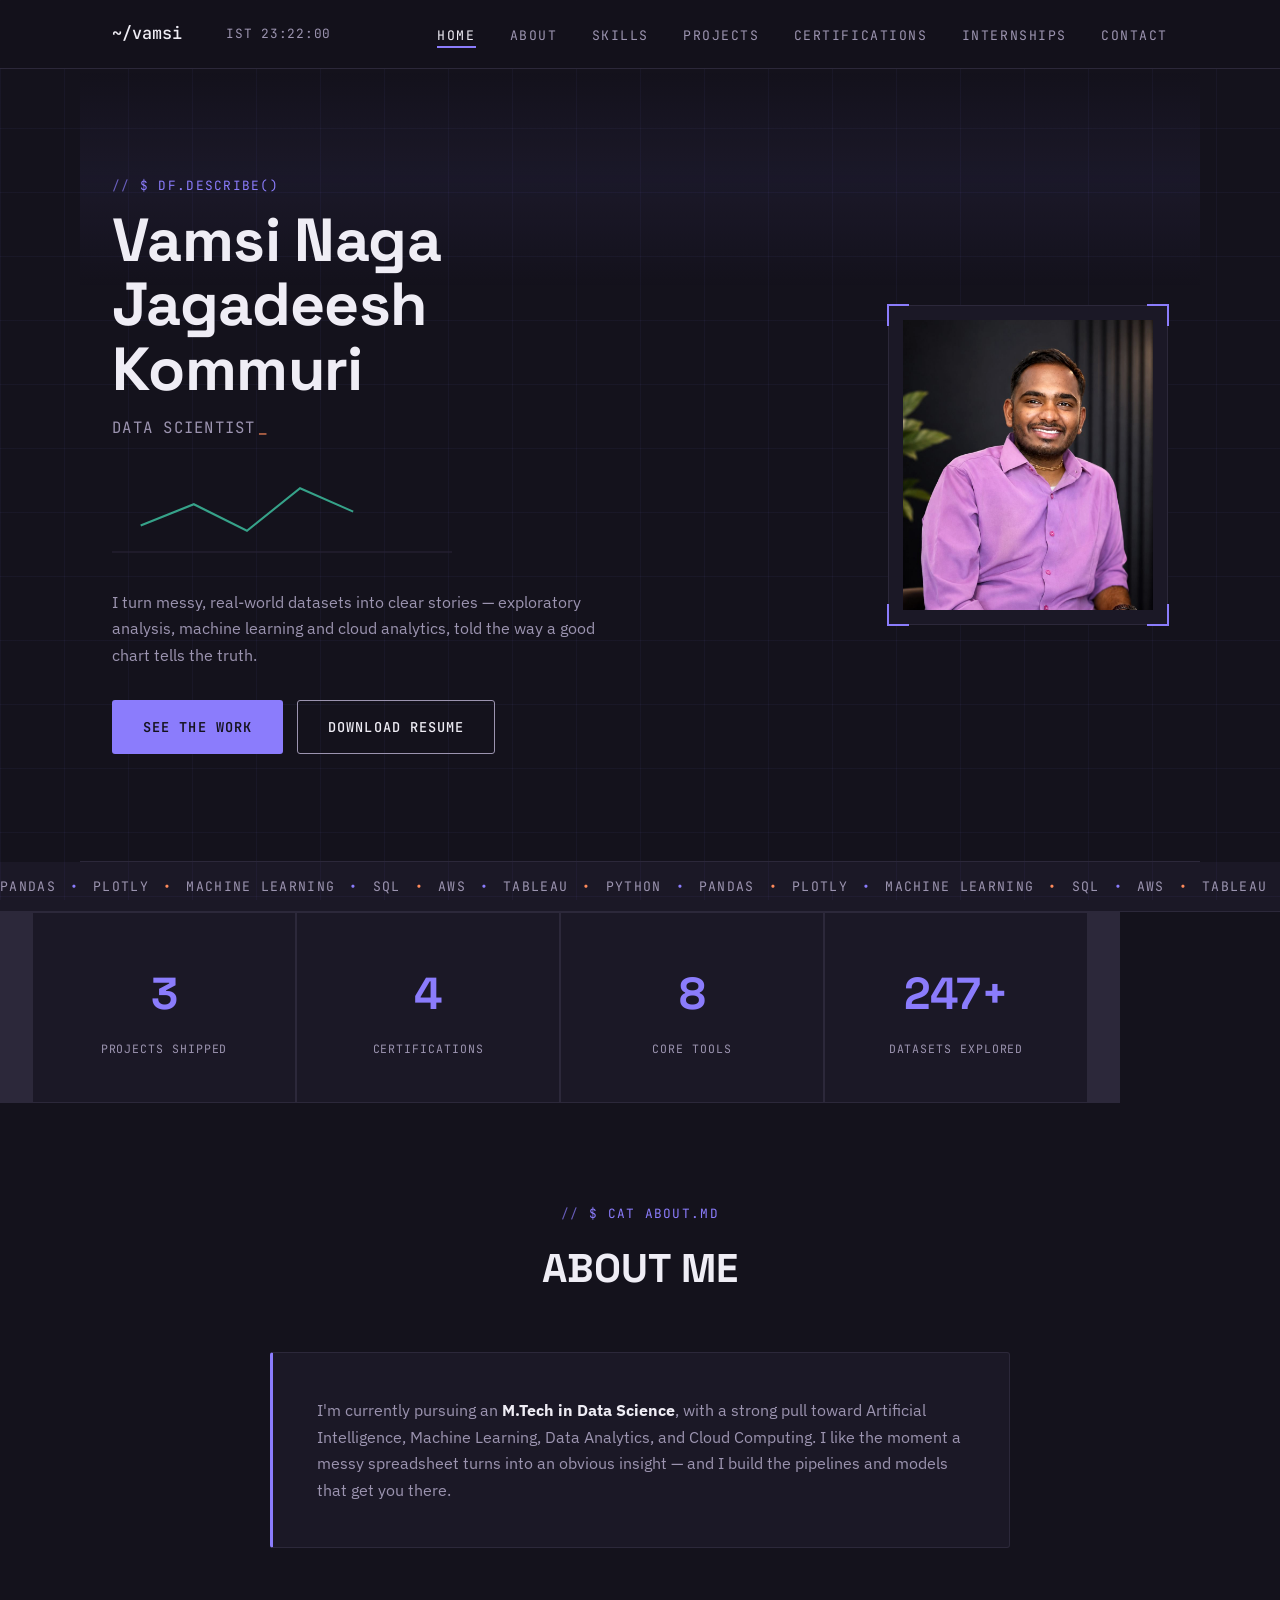
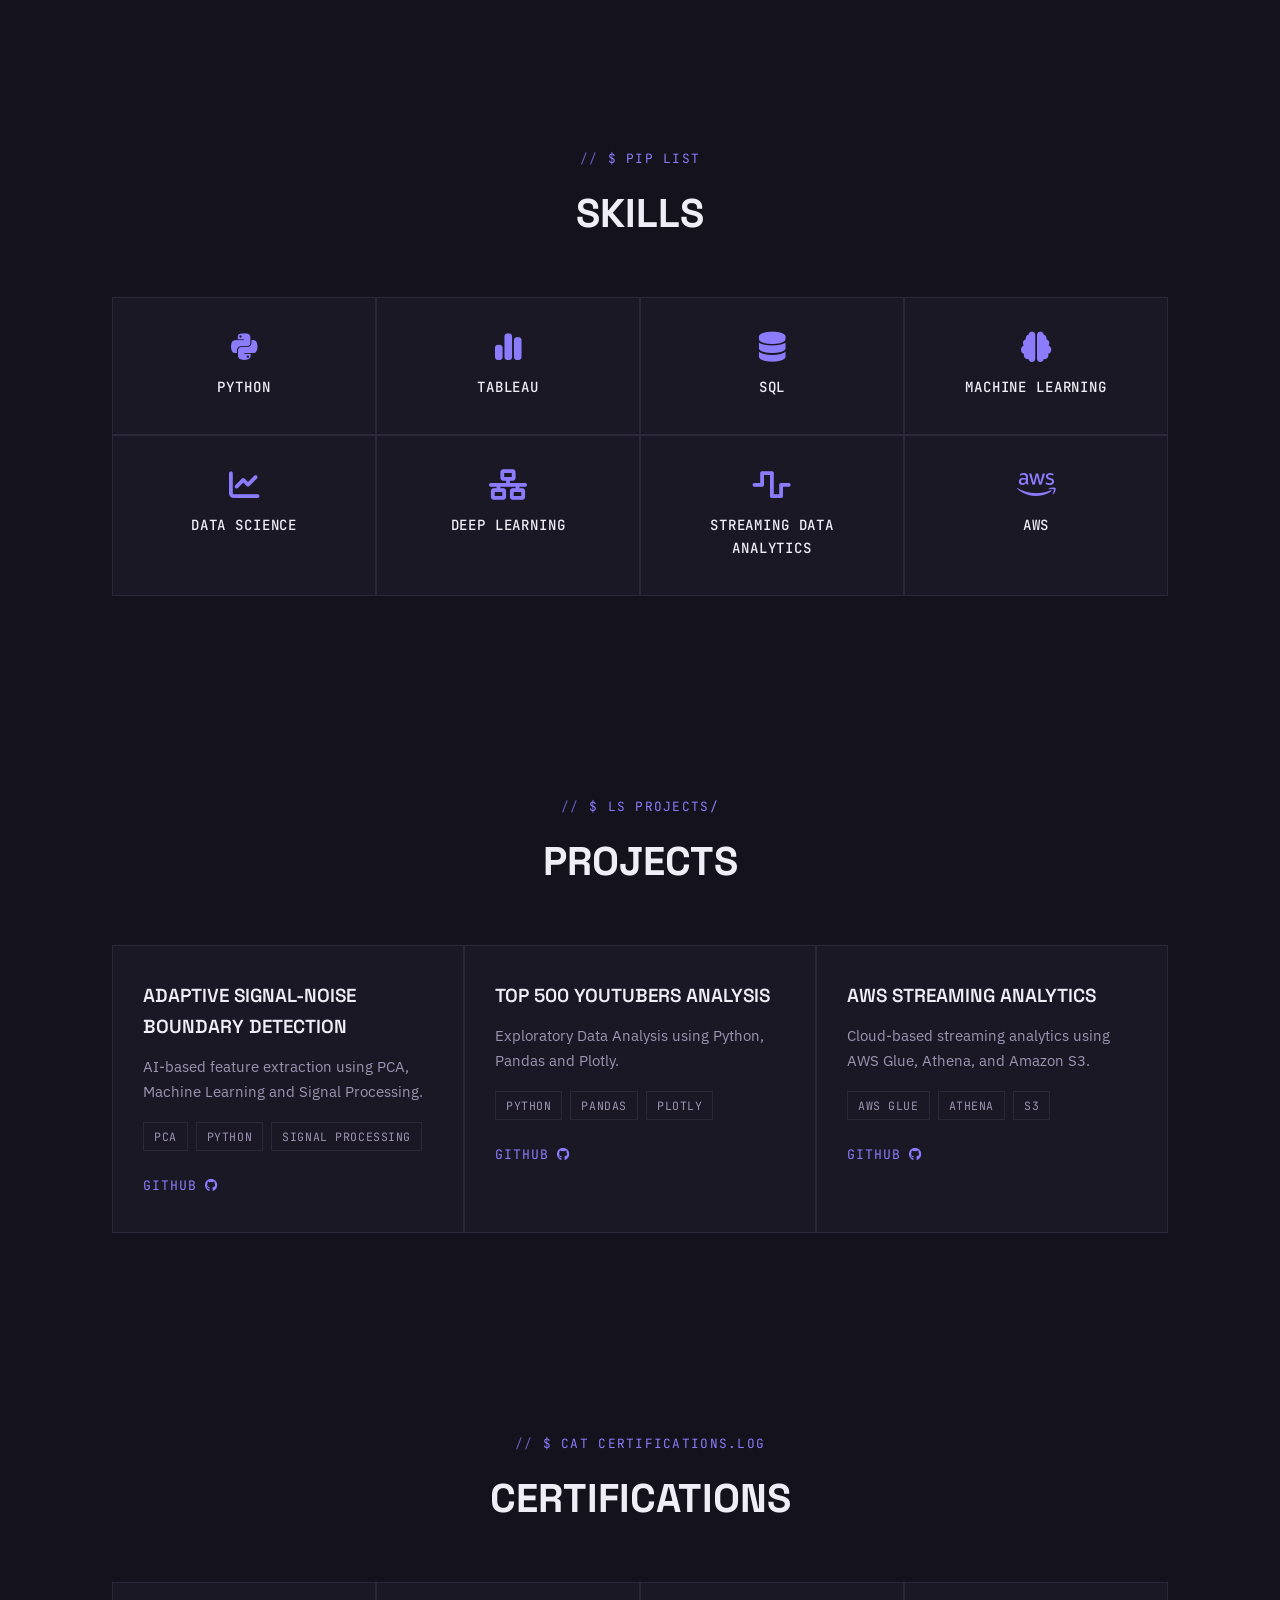
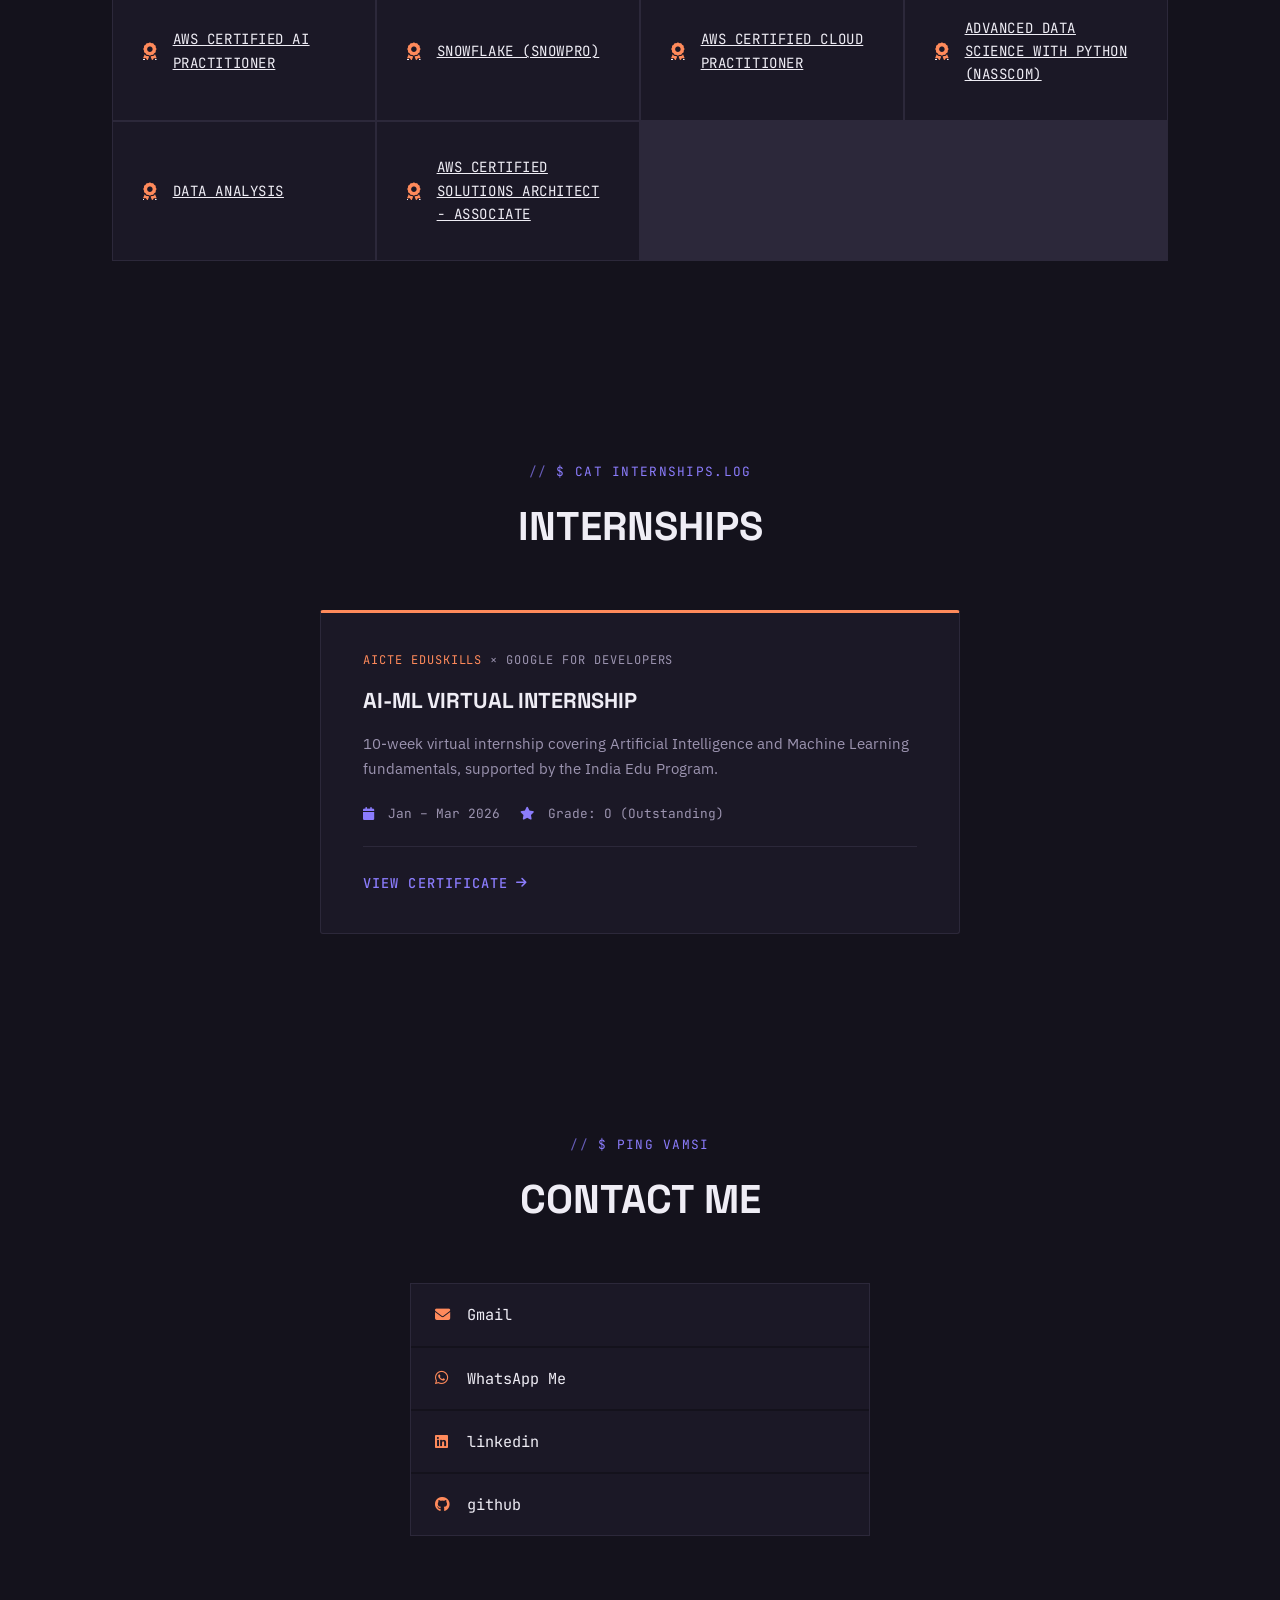
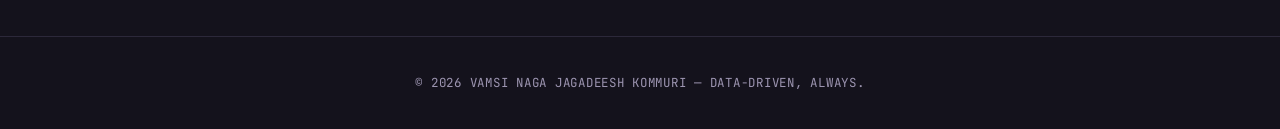
<file: portfilo/index.html>
<!DOCTYPE html>
<html lang="en">
<head>
<meta charset="UTF-8">
<meta name="viewport" content="width=device-width, initial-scale=1.0">
<title>Vamsi Naga Jagadeesh Kommuri — Data Scientist</title>

<link rel="preconnect" href="https://fonts.googleapis.com">
<link rel="stylesheet" href="https://fonts.googleapis.com/css2?family=Space+Grotesk:wght@400;500;600;700&family=IBM+Plex+Sans:wght@400;500;600&family=JetBrains+Mono:wght@400;500&display=swap">
<link rel="stylesheet" href="https://cdnjs.cloudflare.com/ajax/libs/font-awesome/6.5.2/css/all.min.css">
<link rel="stylesheet" href="style.css">
</head>
<body>

<div class="progress-bar" id="progressBar" aria-hidden="true"></div>

<div class="grid-backdrop" aria-hidden="true"></div>

<!-- ================= NAVBAR ================= -->
<header class="nav-wrap">
  <nav>
    <a href="#home" class="logo">~/vamsi</a>

    <span class="clock" id="liveClock" aria-hidden="true">IST --:--:--</span>

    <button class="nav-toggle" id="navToggle" aria-label="Toggle menu" aria-expanded="false">
      <span class="bar bar-1"></span><span class="bar bar-2"></span><span class="bar bar-3"></span>
    </button>

    <ul id="navLinks">
      <li><a href="#home" class="nav-link">home</a></li>
      <li><a href="#about" class="nav-link">about</a></li>
      <li><a href="#skills" class="nav-link">skills</a></li>
      <li><a href="#projects" class="nav-link">projects</a></li>
      <li><a href="#certificates" class="nav-link">Certifications</a></li>
      <li><a href="#internships" class="nav-link">internships</a></li>
      <li><a href="#contact" class="nav-link">contact</a></li>
    </ul>
  </nav>
</header>

<!-- ================= HOME ================= -->
<section id="home" class="hero">
  <div class="scan-sweep" aria-hidden="true"></div>
  <div class="hero-inner">
    <div class="hero-text">
      <p class="eyebrow stagger-item" style="--d:0">$ df.describe()</p>
      <h1 class="stagger-item" style="--d:1">Vamsi Naga<br>Jagadeesh<br>Kommuri</h1>
      <h2 class="role stagger-item" style="--d:2"><span id="roleType">Data Scientist</span><span class="cursor">_</span></h2>

      <svg class="bar-chart stagger-item" style="--d:3" viewBox="0 0 320 90" preserveAspectRatio="xMinYMax meet" aria-hidden="true">
        <line x1="0" y1="80" x2="320" y2="80" stroke="#2A2438" stroke-width="1"/>
        <rect class="bar bar-1" x="10"  y="80" width="34" height="0" rx="3"/>
        <rect class="bar bar-2" x="60"  y="80" width="34" height="0" rx="3"/>
        <rect class="bar bar-3" x="110" y="80" width="34" height="0" rx="3"/>
        <rect class="bar bar-4" x="160" y="80" width="34" height="0" rx="3"/>
        <rect class="bar bar-5" x="210" y="80" width="34" height="0" rx="3"/>
        <path class="trend" d="M27,55 L77,35 L127,60 L177,20 L227,42" fill="none" stroke-width="2"/>
      </svg>

      <p class="lede stagger-item" style="--d:4">
        I turn messy, real-world datasets into clear stories —
        exploratory analysis, machine learning and cloud analytics,
        told the way a good chart tells the truth.
      </p>

      <div class="cta-row stagger-item" style="--d:5">
        <a href="#projects" class="btn btn-primary">See the Work</a>
        <a href="./Vamsi Naga Jagadeesh.pdf" class="btn btn-ghost">Download Resume</a>
      </div>
    </div>

    <div class="hero-image">
      <div class="frame">
        <span class="corner corner-tl" aria-hidden="true"></span>
        <span class="corner corner-tr" aria-hidden="true"></span>
        <span class="corner corner-bl" aria-hidden="true"></span>
        <span class="corner corner-br" aria-hidden="true"></span>
        <img src="./Vamsi-01.jpg" alt="Portrait of Vamsi Naga Jagadeesh Kommuri">
      </div>
    </div>
  </div>
</section>

<!-- ================= TICKER ================= -->
<div class="ticker" aria-hidden="true">
  <div class="ticker-track">
    <span>PANDAS</span><span>•</span><span>PLOTLY</span><span>•</span>
    <span>MACHINE LEARNING</span><span>•</span><span>SQL</span><span>•</span>
    <span>AWS</span><span>•</span><span>TABLEAU</span><span>•</span>
    <span>PYTHON</span><span>•</span>
    <span>PANDAS</span><span>•</span><span>PLOTLY</span><span>•</span>
    <span>MACHINE LEARNING</span><span>•</span><span>SQL</span><span>•</span>
    <span>AWS</span><span>•</span><span>TABLEAU</span><span>•</span>
    <span>PYTHON</span><span>•</span>
  </div>
</div>

<!-- ================= STATS ================= -->
<section id="stats" class="stats reveal">
  <div class="stat"><span class="stat-num" data-target="3">0</span><span class="stat-label">Projects Shipped</span></div>
  <div class="stat"><span class="stat-num" data-target="4">0</span><span class="stat-label">Certifications</span></div>
  <div class="stat"><span class="stat-num" data-target="8">0</span><span class="stat-label">Core Tools</span></div>
  <div class="stat"><span class="stat-num" data-target="250" data-suffix="+">0</span><span class="stat-label">Datasets Explored</span></div>
  <!--<div class="stat"><span class="stat-num" data-target="100" data-suffix="%">0</span><span class="stat-label">Data-Driven</span></div>*/-->
</section>

<!-- ================= ABOUT ================= -->
<section id="about" class="reveal">
  <p class="eyebrow center">$ cat about.md</p>
  <h2 class="title">About Me</h2>

  <div class="about-container">
    <div class="about-card">
      <p>
        I'm currently pursuing an <b>M.Tech in Data Science</b>, with a
        strong pull toward Artificial Intelligence, Machine Learning,
        Data Analytics, and Cloud Computing. I like the moment a messy
        spreadsheet turns into an obvious insight — and I build the
        pipelines and models that get you there.
      </p>
    </div>
  </div>
</section>

<!-- ================= SKILLS ================= -->
<section id="skills" class="reveal">
  <p class="eyebrow center">$ pip list</p>
  <h2 class="title">Skills</h2>

  <div class="skills-grid">
    <div class="skill-card"><i class="fab fa-python"></i><h3>Python</h3></div>
    <div class="skill-card"><i class="fas fa-chart-simple"></i><h3>Tableau</h3></div>
    <div class="skill-card"><i class="fas fa-database"></i><h3>SQL</h3></div>
    <div class="skill-card"><i class="fas fa-brain"></i><h3>Machine Learning</h3></div>
    <div class="skill-card"><i class="fas fa-chart-line"></i><h3>Data Science</h3></div>
    <div class="skill-card"><i class="fas fa-network-wired"></i><h3>Deep Learning</h3></div>
    <div class="skill-card"><i class="fas fa-wave-square"></i><h3>Streaming Data Analytics</h3></div>
    <div class="skill-card"><i class="fab fa-aws"></i><h3>AWS</h3></div>
  </div>
</section>

<!-- ================= PROJECTS ================= -->
<section id="projects" class="reveal">
  <p class="eyebrow center">$ ls projects/</p>
  <h2 class="title">Projects</h2>

  <div class="project-grid">
    <article class="project-card">
      <h3>Adaptive Signal-Noise Boundary Detection</h3>
      <p>AI-based feature extraction using PCA, Machine Learning and Signal Processing.</p>
      <div class="tag-row">
        <span class="tag">PCA</span><span class="tag">Python</span><span class="tag">Signal Processing</span>
      </div>
      <a href="#" class="project-link">GitHub <i class="fab fa-github"></i></a>
    </article>

    <article class="project-card">
      <h3>Top 500 YouTubers Analysis</h3>
      <p>Exploratory Data Analysis using Python, Pandas and Plotly.</p>
      <div class="tag-row">
        <span class="tag">Python</span><span class="tag">Pandas</span><span class="tag">Plotly</span>
      </div>
      <a href="https://github.com/Vamsi9kommuri/EDA.git" class="project-link" target="_blank" rel="noopener">GitHub <i class="fab fa-github"></i></a>
    </article>

    <article class="project-card">
      <h3>AWS Streaming Analytics</h3>
      <p>Cloud-based streaming analytics using AWS Glue, Athena, and Amazon S3.</p>
      <div class="tag-row">
        <span class="tag">AWS Glue</span><span class="tag">Athena</span><span class="tag">S3</span>
      </div>
      <a href="#" class="project-link">GitHub <i class="fab fa-github"></i></a>
    </article>
  </div>
</section>

<!-- ================= CERTIFICATES ================= -->
<section id="certificates" class="reveal">
  <p class="eyebrow center">$ cat certifications.log</p>
  <h2 class="title">Certifications</h2>

  <div class="certificate-grid">
      <a href="./AWS Certified AI Practitioner certificate.pdf"  target="_blank" rel="noopener" class="certificate-card">
      <i class="fas fa-award"></i>AWS Certified AI Practitioner
    </a>
    <a href="./rt416qgb_1777713085350.pdf" target="_blank" rel="noopener" class="certificate-card">
      <i class="fas fa-award"></i>Snowflake (SnowPro)
    </a>
    <a href="./AWS Certified Cloud Practitioner certificate.pdf" target="_blank" rel="noopener" class="certificate-card">
      <i class="fas fa-award"></i>AWS Certified Cloud Practitioner
    </a>
    <a href="./vamsi+kommuri_7xdiltmn7k.pdf.pdf" target="_blank" rel="noopener" class="certificate-card">
      <i class="fas fa-award"></i>Advanced Data Science with Python (Nasscom)
    </a>
    <a href="./4813136-Data_Analysis-Vamsi_Naga_Jagadeesh_kommuri.pdf" target="_blank" rel="noopener" class="certificate-card">
      <i class="fas fa-award"></i>Data Analysis
    </a>

    <a href="./certificates/aws-solutions-architect.pdf" target="_blank" rel="noopener" class="certificate-card">
      <i class="fas fa-award"></i>AWS Certified Solutions Architect - Associate
    </a>
    
  </div>
</section>


<!-- ================= INTERNSHIPS ================= -->
<section id="internships" class="reveal">
  <p class="eyebrow center">$ cat internships.log</p>
  <h2 class="title">Internships</h2>

  <div class="internship-grid">
    <a href="./AI-ML Virtual Internship.pdf" target="_blank" rel="noopener" class="internship-card">
      <span class="internship-org">AICTE EduSkills <span class="internship-support">× Google for Developers</span></span>
      <h3>AI-ML Virtual Internship</h3>
      <p>10-week virtual internship covering Artificial Intelligence and Machine Learning fundamentals, supported by the India Edu Program.</p>
      <div class="internship-meta">
        <span><i class="fas fa-calendar"></i> Jan – Mar 2026</span>
        <span><i class="fas fa-star"></i> Grade: O (Outstanding)</span>
      </div>
      <span class="internship-link">View Certificate <i class="fas fa-arrow-right"></i></span>
    </a>
  </div>
</section>


<!-- ================= CONTACT ================= -->
<section id="contact" class="reveal">
  <p class="eyebrow center">$ ping vamsi</p>
  <h2 class="title">Contact Me</h2>

  <div class="contact-box">
    <a href="mailto:Vamsikommuri68@gmail.com"><i class="fas fa-envelope"></i>Gmail</a>
    <a href="https://wa.me/916304371516?text=Hello%20Vamsi%2C%20I%20visited%20your%20portfolio%20and%20would%20like%20to%20connect."
   target="_blank"
   rel="noopener"
   class="contact-link">

    <i class="fab fa-whatsapp"></i>
    WhatsApp Me
</a>
    <a href="https://linkedin.com/in/vamsi-naga-jagadeesh-kommuri/" target="_blank" rel="noopener"><i class="fab fa-linkedin"></i> linkedin</a>
    <a href="https://github.com/Vamsi9kommuri" target="_blank" rel="noopener"><i class="fab fa-github"></i> github</a>
  </div>
</section>

<!-- ================= FOOTER ================= -->
<footer>
  <p>© 2026 Vamsi Naga Jagadeesh Kommuri — data-driven, always.</p>
</footer>

<script src="script.js"></script>
</body>
</html>
</file>
<file: portfilo/style.css>
/* ============ tokens ============ */
:root{
  --bg: #14121C;
  --surface: #1B1826;
  --surface-2: #221E30;
  --ink: #EFEDF5;
  --muted: #9C94B0;
  --signal: #8B7CFC;
  --pulse: #FF8A5B;
  --teal: #3FC7A6;
  --line: #2C283A;
  --radius: 3px;
  --maxw: 1120px;
  --font-display: 'Space Grotesk', sans-serif;
  --font-body: 'IBM Plex Sans', sans-serif;
  --font-mono: 'JetBrains Mono', monospace;
}

*{ margin:0; padding:0; box-sizing:border-box; }
html{ scroll-behavior:smooth; }

.progress-bar{
  position:fixed;
  top:0; left:0;
  height:3px;
  width:0%;
  background:linear-gradient(90deg, var(--signal), var(--pulse));
  z-index:100;
  transition:width .1s linear;
}

body{
  background:var(--bg);
  color:var(--ink);
  font-family:var(--font-body);
  line-height:1.65;
  position:relative;
}

a{ color:inherit; }
img{ max-width:100%; display:block; }

.grid-backdrop{
  position:fixed;
  inset:0;
  z-index:0;
  pointer-events:none;
  background-image:
    repeating-linear-gradient(to right, rgba(139,124,252,0.05) 0 1px, transparent 1px 64px),
    repeating-linear-gradient(to bottom, rgba(139,124,252,0.05) 0 1px, transparent 1px 64px);
}

section, header, footer{ position:relative; z-index:1; }

/* ============ nav ============ */
.nav-wrap{
  position:sticky;
  top:0;
  z-index:50;
  background:rgba(20,18,28,0.92);
  backdrop-filter:blur(8px);
  border-bottom:1px solid var(--line);
}

nav{
  max-width:var(--maxw);
  margin:0 auto;
  display:flex;
  align-items:center;
  justify-content:space-between;
  gap:20px;
  padding:20px 32px;
}

.logo{
  font-family:var(--font-mono);
  font-weight:500;
  font-size:1.05rem;
  color:var(--ink);
  text-decoration:none;
}

.clock{
  font-family:var(--font-mono);
  font-size:0.8rem;
  color:var(--muted);
  letter-spacing:0.06em;
  margin-right:auto;
  margin-left:24px;
}

nav ul{ list-style:none; display:flex; gap:34px; }

.nav-link{
  font-family:var(--font-mono);
  font-size:0.82rem;
  text-decoration:none;
  color:var(--muted);
  text-transform:uppercase;
  letter-spacing:0.12em;
  transition:color .2s ease;
  position:relative;
  padding-bottom:4px;
}

.nav-link::after{
  content:"";
  position:absolute;
  left:0; bottom:0;
  width:0%;
  height:2px;
  background:var(--signal);
  transition:width .2s ease;
}

.nav-link:hover, .nav-link.active{ color:var(--ink); }
.nav-link:hover::after, .nav-link.active::after{ width:100%; }

.nav-toggle{
  display:none;
  flex-direction:column;
  gap:5px;
  background:none;
  border:none;
  cursor:pointer;
  padding:6px;
}

.nav-toggle .bar{
  width:22px;
  height:2px;
  background:var(--ink);
  display:block;
  transition:transform .25s ease, opacity .2s ease;
}

.nav-toggle[aria-expanded="true"] .bar-1{ transform:translateY(7px) rotate(45deg); }
.nav-toggle[aria-expanded="true"] .bar-2{ opacity:0; }
.nav-toggle[aria-expanded="true"] .bar-3{ transform:translateY(-7px) rotate(-45deg); }

/* ============ eyebrow ============ */
.eyebrow{
  font-family:var(--font-mono);
  font-size:0.8rem;
  color:var(--signal);
  margin-bottom:12px;
  text-transform:uppercase;
  letter-spacing:0.1em;
}

.eyebrow.center{ text-align:center; }
.eyebrow::before{ content:"// "; opacity:0.7; }

/* ============ hero ============ */
.hero{ padding:0 32px; border-bottom:1px solid var(--line); position:relative; overflow:hidden; }

.scan-sweep{
  position:absolute;
  inset:0;
  pointer-events:none;
  background:linear-gradient(180deg, transparent 0%, rgba(139,124,252,0.06) 50%, transparent 100%);
  height:220px;
  animation:sweep 6s linear infinite;
}

@keyframes sweep{
  0%{ transform:translateY(-220px); }
  100%{ transform:translateY(100vh); }
}

.hero-inner{
  max-width:var(--maxw);
  margin:0 auto;
  display:flex;
  align-items:center;
  justify-content:space-between;
  gap:70px;
  min-height:88vh;
  padding:60px 0;
}

.hero-text{ max-width:580px; }

.hero h1{
  font-family:var(--font-display);
  font-size:clamp(2.4rem, 5.4vw, 3.8rem);
  font-weight:700;
  line-height:1.06;
  letter-spacing:-0.01em;
  margin:8px 0 14px;
}

.role{
  font-family:var(--font-mono);
  font-size:0.98rem;
  color:var(--muted);
  font-weight:400;
  text-transform:uppercase;
  letter-spacing:0.08em;
}

.cursor{
  display:inline-block;
  color:var(--pulse);
  animation:blink 1s step-end infinite;
  margin-left:2px;
}

@keyframes blink{ 50%{ opacity:0; } }

.stagger-item{
  opacity:0;
  transform:translateY(18px);
  animation:heroIn .6s ease forwards;
  animation-delay:calc(var(--d) * 0.12s + 0.1s);
}

@keyframes heroIn{ to{ opacity:1; transform:translateY(0); } }

/* hero bar chart */
.bar-chart{ width:100%; max-width:340px; height:auto; margin:26px 0; display:block; }

.bar{ animation:growBar 1s cubic-bezier(.2,.8,.2,1) forwards; }
.bar-1{ fill:var(--signal); animation-delay:.9s; --h-y:30; --h-h:50; }
.bar-2{ fill:var(--pulse);  animation-delay:1.0s; --h-y:45; --h-h:35; }
.bar-3{ fill:var(--teal);   animation-delay:1.1s; --h-y:20; --h-h:60; }
.bar-4{ fill:var(--signal); animation-delay:1.2s; --h-y:60; --h-h:20; }
.bar-5{ fill:var(--pulse);  animation-delay:1.3s; --h-y:38; --h-h:42; }

@keyframes growBar{ from{ y:80; height:0; } to{ y:var(--h-y); height:var(--h-h); } }

.trend{
  stroke:var(--teal);
  stroke-opacity:0.8;
  stroke-dasharray:260;
  stroke-dashoffset:260;
  animation:drawTrend 1s ease forwards;
  animation-delay:1.6s;
}

@keyframes drawTrend{ to{ stroke-dashoffset:0; } }

.lede{ color:var(--muted); margin-bottom:32px; max-width:50ch; }

.cta-row{ display:flex; gap:14px; flex-wrap:wrap; }

.btn{
  font-family:var(--font-mono);
  font-size:0.85rem;
  font-weight:500;
  padding:15px 30px;
  border-radius:var(--radius);
  text-decoration:none;
  display:inline-block;
  border:1px solid transparent;
  text-transform:uppercase;
  letter-spacing:0.08em;
  transition:transform .15s ease, background .2s ease, box-shadow .2s ease, border-color .2s ease;
}

.btn:hover{ transform:translateY(-2px); }

.btn-primary{ background:var(--signal); color:var(--bg); font-weight:600; }
.btn-primary:hover{ background:var(--pulse); box-shadow:0 0 0 1px var(--pulse), 0 8px 28px -6px rgba(255,138,91,0.5); }

.btn-ghost{ border-color:var(--muted); color:var(--ink); }
.btn-ghost:hover{ border-color:var(--signal); background:var(--surface-2); box-shadow:0 8px 28px -8px rgba(139,124,252,0.35); }

.hero-image .frame{
  position:relative;
  width:280px;
  height:320px;
  flex-shrink:0;
  background:var(--surface);
  border:1px solid var(--line);
  padding:14px;
}

.hero-image img{ width:100%; height:100%; object-fit:cover; filter:grayscale(10%) contrast(1.05); }

.corner{ position:absolute; width:22px; height:22px; border:2px solid var(--signal); }
.corner-tl{ top:-2px; left:-2px; border-right:none; border-bottom:none; }
.corner-tr{ top:-2px; right:-2px; border-left:none; border-bottom:none; }
.corner-bl{ bottom:-2px; left:-2px; border-right:none; border-top:none; }
.corner-br{ bottom:-2px; right:-2px; border-left:none; border-top:none; }

/* ============ ticker ============ */
.ticker{ overflow:hidden; background:var(--surface); border-bottom:1px solid var(--line); padding:14px 0; }

.ticker-track{
  display:flex; gap:14px; width:max-content;
  animation:tickerScroll 26s linear infinite;
  font-family:var(--font-mono); font-size:0.82rem; letter-spacing:0.1em; color:var(--muted);
}

.ticker-track span:nth-child(4n+2){ color:var(--signal); }
.ticker-track span:nth-child(4n){ color:var(--pulse); }

@keyframes tickerScroll{ to{ transform:translateX(-50%); } }

/* ============ stats ============ */
#stats.stats{ padding:0 32px; margin:0; }

.stats{
  display:grid;
  grid-template-columns:repeat(4, 1fr);
  gap:2px;
  background:var(--line);
  border:1px solid var(--line);
  max-width:var(--maxw);
}

.stat{ background:var(--surface); text-align:center; padding:44px 20px; }

.stat-num{
  display:block;
  font-family:var(--font-display);
  font-size:clamp(2rem, 4vw, 2.8rem);
  font-weight:700;
  color:var(--signal);
}

.stat-label{
  display:block; margin-top:8px;
  font-family:var(--font-mono); font-size:0.72rem;
  text-transform:uppercase; letter-spacing:0.08em; color:var(--muted);
}

/* ============ section shell ============ */
section{ max-width:var(--maxw); margin:0 auto; padding:100px 32px; }

.title{
  font-family:var(--font-display);
  font-size:clamp(1.9rem, 4vw, 2.5rem);
  font-weight:700;
  text-align:center;
  margin-bottom:50px;
  text-transform:uppercase;
}

/* ============ about ============ */
.about-container{ display:flex; justify-content:center; }

.about-card{
  background:var(--surface);
  border:1px solid var(--line);
  border-left:3px solid var(--signal);
  border-radius:var(--radius);
  padding:44px;
  max-width:740px;
}

.about-card p{ color:var(--muted); }
.about-card b{ color:var(--ink); }

/* ============ grids ============ */
.skills-grid, .project-grid, .certificate-grid{
  display:grid;
  grid-template-columns:repeat(auto-fit, minmax(230px, 1fr));
  gap:2px;
  background:var(--line);
  border:1px solid var(--line);
}

.skill-card, .project-card, .certificate-card{
  background:var(--surface);
  padding:34px 30px;
  transition:background .2s ease, box-shadow .2s ease;
}

.skill-card:hover, .project-card:hover, .certificate-card:hover{
  background:var(--surface-2);
  box-shadow:inset 3px 0 0 var(--signal);
}

.skill-card{ text-align:center; }
.skill-card i{ font-size:1.9rem; color:var(--signal); margin-bottom:14px; display:block; }
.skill-card h3{ font-family:var(--font-mono); font-size:0.88rem; font-weight:500; text-transform:uppercase; letter-spacing:0.06em; }

.project-card h3{
  font-family:var(--font-display);
  font-size:1.18rem;
  font-weight:600;
  margin-bottom:12px;
  text-transform:uppercase;
}

.project-card p{ color:var(--muted); font-size:0.95rem; margin-bottom:18px; }

.tag-row{ display:flex; flex-wrap:wrap; gap:8px; margin-bottom:20px; }

.tag{
  font-family:var(--font-mono); font-size:0.72rem;
  text-transform:uppercase; letter-spacing:0.05em;
  color:var(--muted); border:1px solid var(--line); padding:4px 10px;
}

.project-link{
  font-family:var(--font-mono);
  font-size:0.82rem;
  text-decoration:none;
  color:var(--signal);
  display:inline-flex;
  align-items:center;
  gap:8px;
  text-transform:uppercase;
  letter-spacing:0.08em;
  border-bottom:1px solid transparent;
}

.project-link:hover{ color:var(--pulse); border-bottom-color:var(--pulse); }

.certificate-card{
  display:flex; align-items:center; gap:16px;
  font-family:var(--font-mono); font-size:0.88rem;
  text-transform:uppercase; letter-spacing:0.04em;
}

.certificate-card i{ color:var(--pulse); font-size:1.1rem; }





/* ============ internships ============ */
.internship-grid{
  display:flex;
  justify-content:center;
}

.internship-card{
  display:block;
  text-decoration:none !important;
  color:var(--ink);
  background:var(--surface);
  border:1px solid var(--line);
  border-top:3px solid var(--pulse);
  border-radius:var(--radius);
  padding:38px 42px;
  max-width:640px;
  width:100%;
  transition:transform .2s ease, box-shadow .2s ease, border-color .2s ease;
}

.internship-card:hover{
  transform:translateY(-4px);
  box-shadow:0 16px 34px -18px rgba(0,0,0,0.4);
  border-color:var(--pulse);
}

.internship-org{
  display:block;
  font-family:var(--font-mono);
  font-size:0.75rem;
  text-transform:uppercase;
  letter-spacing:0.08em;
  color:var(--pulse);
  margin-bottom:12px;
}

.internship-support{ color:var(--muted); }

.internship-card h3{
  font-family:var(--font-display);
  font-size:1.35rem;
  font-weight:700;
  text-transform:uppercase;
  margin-bottom:12px;
}

.internship-card p{
  color:var(--muted);
  font-size:0.95rem;
  margin-bottom:22px;
}

.internship-meta{
  display:flex;
  flex-wrap:wrap;
  gap:20px;
  font-family:var(--font-mono);
  font-size:0.8rem;
  color:var(--muted);
  padding-bottom:22px;
  margin-bottom:22px;
  border-bottom:1px solid var(--line);
}

.internship-meta i{ color:var(--signal); margin-right:6px; }

.internship-link{
  font-family:var(--font-mono);
  font-size:0.85rem;
  font-weight:500;
  color:var(--signal);
  text-transform:uppercase;
  letter-spacing:0.08em;
  display:inline-flex;
  align-items:center;
  gap:8px;
}

.internship-link i{ font-size:0.75rem; transition:transform .2s ease; }
.internship-card:hover .internship-link i{ transform:translateX(4px); }


/* ============ contact ============ */
.contact-box{
  display:flex; flex-direction:column; gap:2px;
  max-width:460px; margin:0 auto; border:1px solid var(--line);
}

.contact-box a{
  font-family:var(--font-mono); font-size:0.95rem;
  text-decoration:none; display:flex; align-items:center; gap:14px;
  padding:18px 24px; background:var(--surface);
  transition:background .2s ease, color .2s ease;
}

.contact-box a:hover{ background:var(--surface-2); color:var(--signal); }
.contact-box i{ color:var(--pulse); width:18px; }

/* ============ footer ============ */
footer{
  text-align:center; padding:36px 32px;
  font-family:var(--font-mono); font-size:0.78rem; color:var(--muted);
  border-top:1px solid var(--line);
  text-transform:uppercase; letter-spacing:0.06em;
}

/* ============ scroll reveal ============ */
.reveal{ opacity:0; transform:translateY(28px); transition:opacity .7s ease, transform .7s ease; }
.reveal.in-view{ opacity:1; transform:translateY(0); }

/* ============ focus ============ */
a:focus-visible, button:focus-visible{ outline:2px solid var(--signal); outline-offset:3px; }

/* ============ reduced motion ============ */
@media (prefers-reduced-motion: reduce){
  html{ scroll-behavior:auto; }
  .reveal{ opacity:1; transform:none; transition:none; }
  .scan-sweep{ animation:none; display:none; }
  .ticker-track{ animation:none; }
  .stagger-item{ animation:none; opacity:1; transform:none; }
  .cursor{ animation:none; }
  .bar, .trend{ animation:none; opacity:1; }
}

/* ============ responsive ============ */
@media (max-width: 860px){
  .hero-inner{ flex-direction:column-reverse; text-align:center; padding:50px 0; min-height:auto; }
  .hero-text{ max-width:100%; }
  .cta-row{ justify-content:center; }
  .bar-chart{ margin:26px auto; }
  .hero-image .frame{ width:220px; height:250px; }
}

@media (max-width: 720px){
  .clock{ display:none; }
  .stats{ grid-template-columns:repeat(2, 1fr); }
  .nav-toggle{ display:flex; }

  #navLinks{
    position:absolute; top:100%; left:0; right:0;
    background:var(--bg); border-bottom:1px solid var(--line);
    flex-direction:column; align-items:center; gap:0;
    max-height:0; overflow:hidden; transition:max-height .25s ease;
  }

  #navLinks.open{ max-height:340px; }
  #navLinks li{ width:100%; text-align:center; }
  #navLinks a{ display:block; padding:16px 0; border-bottom:1px solid var(--line); }

  section{ padding:70px 20px; }
}
</file>
